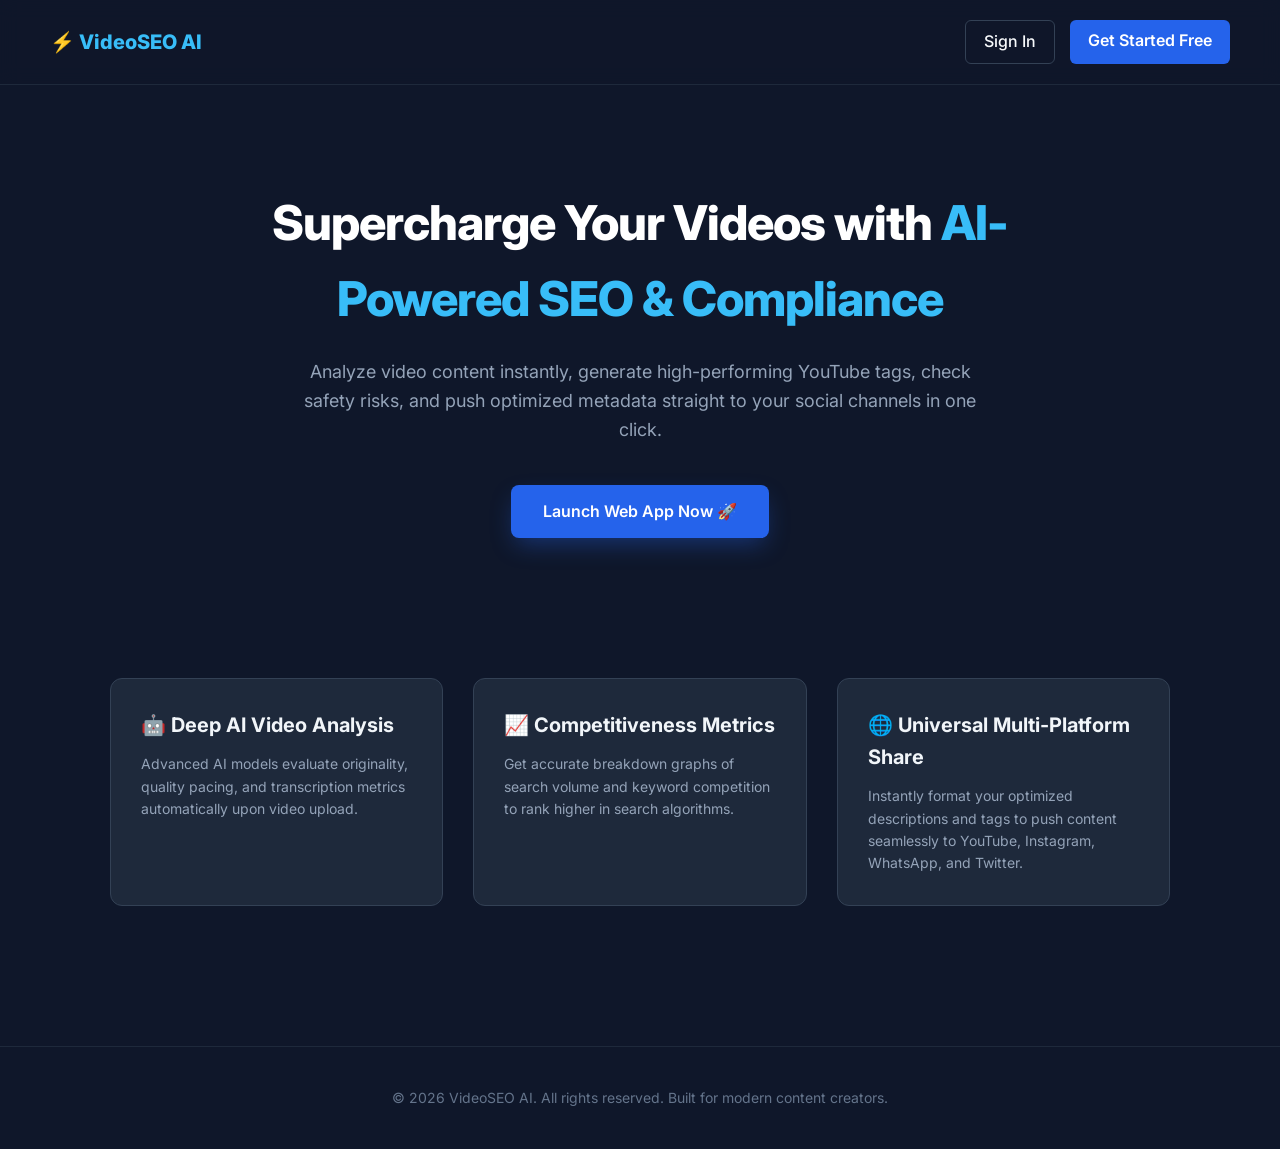
<file: templates/landing.html>
<!DOCTYPE html>
<html lang="en">
<head>
    <meta charset="UTF-8">
    <meta name="viewport" content="width=device-width, initial-scale=1.0">
    <title>VideoSEO AI - Intelligent Content & Compliance Scanner</title>
    <link href="https://fonts.googleapis.com/css2?family=Inter:wght@400;500;600;700;800&display=swap" rel="stylesheet">
    <style>
        * { box-sizing: border-box; margin: 0; padding: 0; font-family: 'Inter', sans-serif; }
        body { background-color: #0f172a; color: #f8fafc; line-height: 1.6; }
        
        /* Navbar */
        nav { display: flex; justify-content: space-between; align-items: center; padding: 20px 50px; border-bottom: 1px solid #1e293b; background: rgba(15, 23, 42, 0.8); backdrop-filter: blur(10px); position: sticky; top: 0; z-index: 100; }
        .logo { font-size: 20px; font-weight: 800; color: #38bdf8; text-decoration: none; display: flex; align-items: center; gap: 8px; }
        .nav-btns { display: flex; gap: 15px; }
        .btn-outline { color: #f8fafc; border: 1px solid #334155; padding: 8px 18px; border-radius: 6px; text-decoration: none; font-weight: 500; transition: background 0.2s; }
        .btn-outline:hover { background: #1e293b; }
        .btn-primary { background: #2563eb; color: white; padding: 8px 18px; border-radius: 6px; text-decoration: none; font-weight: 600; transition: background 0.2s; }
        .btn-primary:hover { background: #1d4ed8; }

        /* Hero Section */
        .hero { text-align: center; padding: 100px 20px 60px 20px; max-width: 900px; margin: 0 auto; }
        .hero h1 { font-size: 48px; font-weight: 800; margin-bottom: 20px; letter-spacing: -1px; color: #ffffff; }
        .hero h1 span { color: #38bdf8; }
        .hero p { font-size: 18px; color: #94a3b8; margin-bottom: 40px; max-width: 700px; margin-left: auto; margin-right: auto; }
        .cta-btn { background: #2563eb; color: white; padding: 14px 32px; font-size: 16px; font-weight: 600; border-radius: 8px; text-decoration: none; display: inline-block; box-shadow: 0 10px 25px -5px rgba(37, 99, 235, 0.4); transition: transform 0.2s; }
        .cta-btn:hover { transform: translateY(-2px); background: #1d4ed8; }

        /* Features Grid */
        .features { padding: 80px 20px; max-width: 1100px; margin: 0 auto; display: grid; grid-template-columns: repeat(auto-fit, minmax(300px, 1fr)); gap: 30px; }
        .feature-card { background: #1e293b; border: 1px solid #334155; padding: 30px; border-radius: 12px; transition: border-color 0.2s; }
        .feature-card:hover { border-color: #38bdf8; }
        .feature-card h3 { font-size: 20px; margin-bottom: 12px; color: #f1f5f9; }
        .feature-card p { color: #94a3b8; font-size: 14px; }

        /* Footer */
        footer { text-align: center; padding: 40px; border-top: 1px solid #1e293b; color: #64748b; font-size: 14px; margin-top: 60px; }
    </style>
</head>
<body>

    <nav>
        <a href="/" class="logo">⚡ VideoSEO AI</a>
        <div class="nav-btns">
            <a href="/login" class="btn-outline">Sign In</a>
            <a href="/auth/google" class="btn-primary">Get Started Free</a>
        </div>
    </nav>

    <div class="hero">
        <h1>Supercharge Your Videos with <span>AI-Powered SEO & Compliance</span></h1>
        <p>Analyze video content instantly, generate high-performing YouTube tags, check safety risks, and push optimized metadata straight to your social channels in one click.</p>
        <a href="/auth/google" class="cta-btn">Launch Web App Now 🚀</a>
    </div>

    <div class="features">
        <div class="feature-card">
            <h3>🤖 Deep AI Video Analysis</h3>
            <p>Advanced AI models evaluate originality, quality pacing, and transcription metrics automatically upon video upload.</p>
        </div>
        <div class="feature-card">
            <h3>📈 Competitiveness Metrics</h3>
            <p>Get accurate breakdown graphs of search volume and keyword competition to rank higher in search algorithms.</p>
        </div>
        <div class="feature-card">
            <h3>🌐 Universal Multi-Platform Share</h3>
            <p>Instantly format your optimized descriptions and tags to push content seamlessly to YouTube, Instagram, WhatsApp, and Twitter.</p>
        </div>
    </div>

    <footer>
        &copy; 2026 VideoSEO AI. All rights reserved. Built for modern content creators.
    </footer>

</body>
</html>
</file>
